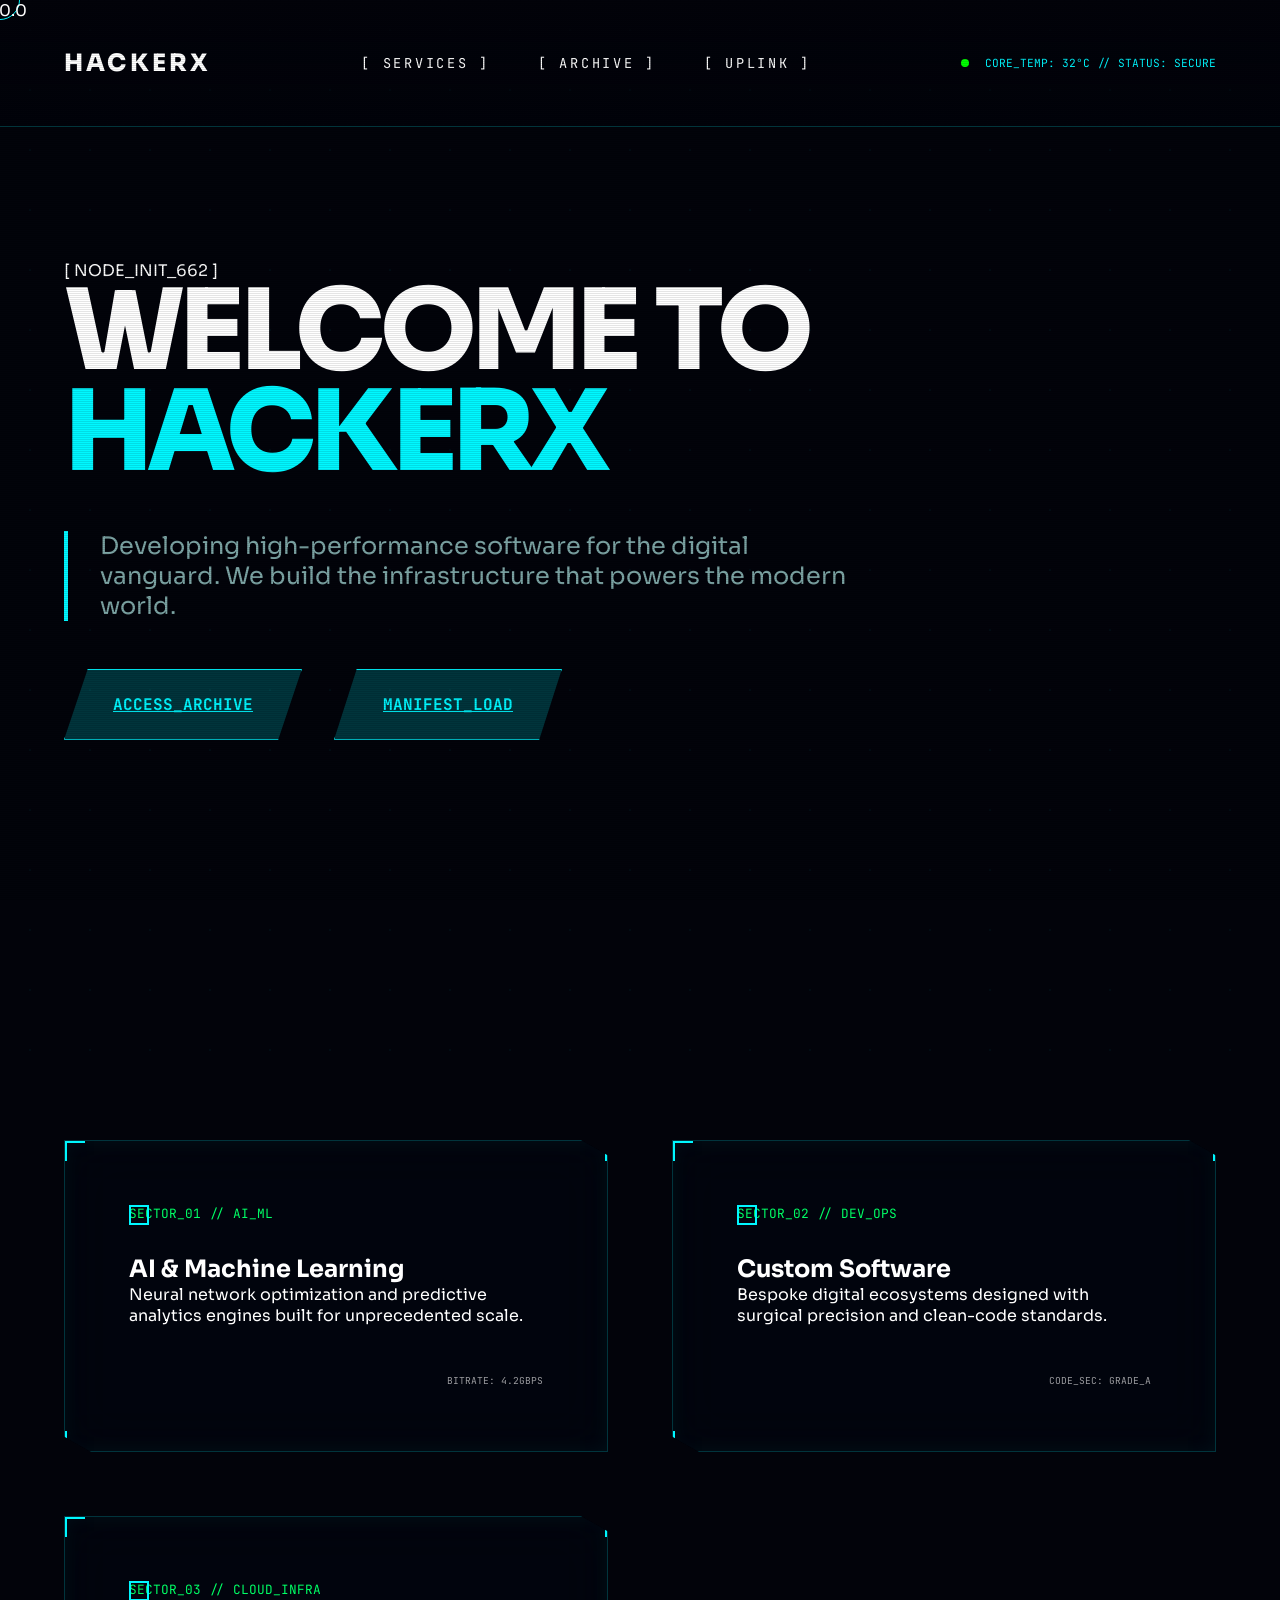
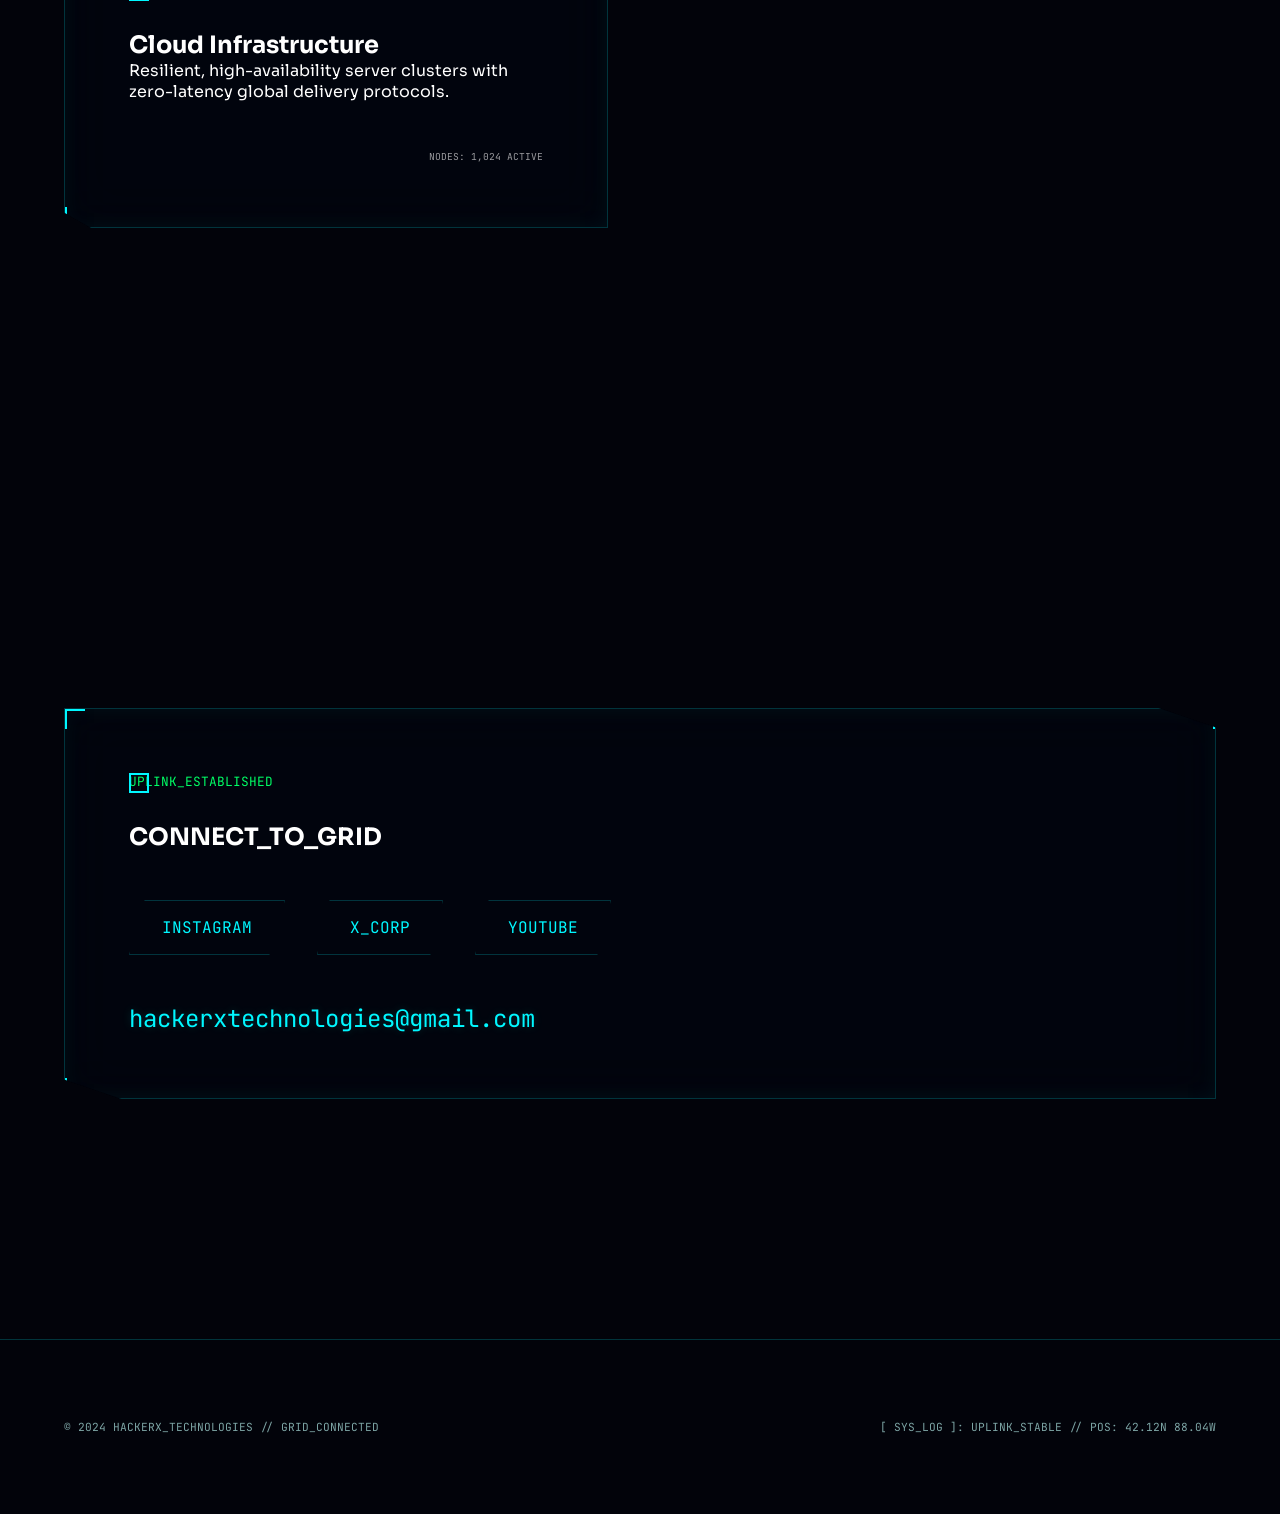
<file: index.html>
<!DOCTYPE html>
<html lang="en">
<head>
    <meta charset="UTF-8">
    <meta name="viewport" content="width=device-width, initial-scale=1.0">
    <title>HACKERX // ULTRA_TERMINAL</title>
    <link href="https://fonts.googleapis.com/css2?family=Sora:wght@400;800&family=JetBrains+Mono:wght@400;700&display=swap" rel="stylesheet">
    <link rel="stylesheet" href="style.css">
</head>
<body>
    <!-- HUD Layer -->
    <div class="noise-overlay"></div>
    <div class="scanline-layer"></div>
    <div class="bg-data-grid"></div>
    
    <div class="cursor-reticle">
        <div class="cursor-coords">X:00.0 Y:00.0</div>
    </div>

    <!-- Navigation -->
    <nav class="hud-nav">
        <div class="container-wide">
            <div class="logo glitch-text" data-text="HACKERX">HACKERX</div>
            <div class="nav-links">
                <a href="services.html">[ SERVICES ]</a>
                <a href="archive.html">[ ARCHIVE ]</a>
                <a href="#contact">[ UPLINK ]</a>
            </div>
            <div class="status-monitor">
                <span class="pulse-dot"></span> 
                CORE_TEMP: 32°C // STATUS: SECURE
            </div>
        </div>
    </nav>

    <!-- Main Terminal Area -->
    <main>
        <section class="hero-ultra">
            <div class="container-wide">
                <div class="hero-header reveal-stagger">
                    <div class="tech-id">[ NODE_INIT_662 ]</div>
                    <h1 class="glitch-text" data-text="WELCOME TO">WELCOME TO</h1>
                    <h1 class="glitch-text text-primary" data-text="HACKERX">HACKERX</h1>
                    <p class="hero-desc">Developing high-performance software for the digital vanguard. We build the infrastructure that powers the modern world.</p>
                    <div class="hero-actions">
                        <a href="archive.html" class="btn-ultra">ACCESS_ARCHIVE</a>
                        <a href="services.html" class="btn-ultra">MANIFEST_LOAD</a>
                    </div>
                </div>
            </div>
        </section>

        <!-- Preview Grid (HUD Style) -->
        <section id="sectors" class="sectors-ultra">
            <div class="container-wide">
                <div class="grid-layout">
                    <div class="ultra-card reveal-stagger">
                        <div class="hud-corner tl"></div><div class="hud-corner tr"></div>
                        <div class="hud-corner bl"></div><div class="hud-corner br"></div>
                        <div class="card-meta">SECTOR_01 // AI_ML</div>
                        <h2>AI & Machine Learning</h2>
                        <p>Neural network optimization and predictive analytics engines built for unprecedented scale.</p>
                        <div class="card-status">BITRATE: 4.2GBPS</div>
                    </div>

                    <div class="ultra-card reveal-stagger">
                        <div class="hud-corner tl"></div><div class="hud-corner tr"></div>
                        <div class="hud-corner bl"></div><div class="hud-corner br"></div>
                        <div class="card-meta">SECTOR_02 // DEV_OPS</div>
                        <h2>Custom Software</h2>
                        <p>Bespoke digital ecosystems designed with surgical precision and clean-code standards.</p>
                        <div class="card-status">CODE_SEC: GRADE_A</div>
                    </div>

                    <div class="ultra-card reveal-stagger">
                        <div class="hud-corner tl"></div><div class="hud-corner tr"></div>
                        <div class="hud-corner bl"></div><div class="hud-corner br"></div>
                        <div class="card-meta">SECTOR_03 // CLOUD_INFRA</div>
                        <h2>Cloud Infrastructure</h2>
                        <p>Resilient, high-availability server clusters with zero-latency global delivery protocols.</p>
                        <div class="card-status">NODES: 1,024 ACTIVE</div>
                    </div>
                </div>
            </div>
        </section>

        <!-- Contact Section in HUD Style -->
        <section id="contact" class="contact-ultra">
            <div class="container-wide">
                <div class="ultra-card reveal-stagger">
                    <div class="hud-corner tl"></div><div class="hud-corner tr"></div>
                    <div class="hud-corner bl"></div><div class="hud-corner br"></div>
                    <div class="card-meta">UPLINK_ESTABLISHED</div>
                    <h2>CONNECT_TO_GRID</h2>
                    <div class="contact-links-ultra">
                        <a href="https://www.instagram.com/hackerxtechnologies/" target="_blank" class="social-btn-ultra">INSTAGRAM</a>
                        <a href="https://x.com/HackerXTech/status/2046523601730584724?s=20" target="_blank" class="social-btn-ultra">X_CORP</a>
                        <a href="https://youtube.com/@hackerxtech?si=eS-YvG6Q0_z-rVPD" target="_blank" class="social-btn-ultra">YOUTUBE</a>
                    </div>
                    <div class="email-ultra">hackerxtechnologies@gmail.com</div>
                </div>
            </div>
        </section>
    </main>

    <!-- Footer HUD -->
    <footer class="hud-footer">
        <div class="container-wide">
            <div class="footer-wrap">
                <div class="copyright">© 2024 HACKERX_TECHNOLOGIES // GRID_CONNECTED</div>
                <div class="terminal-footer">
                    [ SYS_LOG ]: UPLINK_STABLE // POS: 42.12N 88.04W
                </div>
            </div>
        </div>
    </footer>

    <script src="script.js"></script>
</body>
</html>
</file>
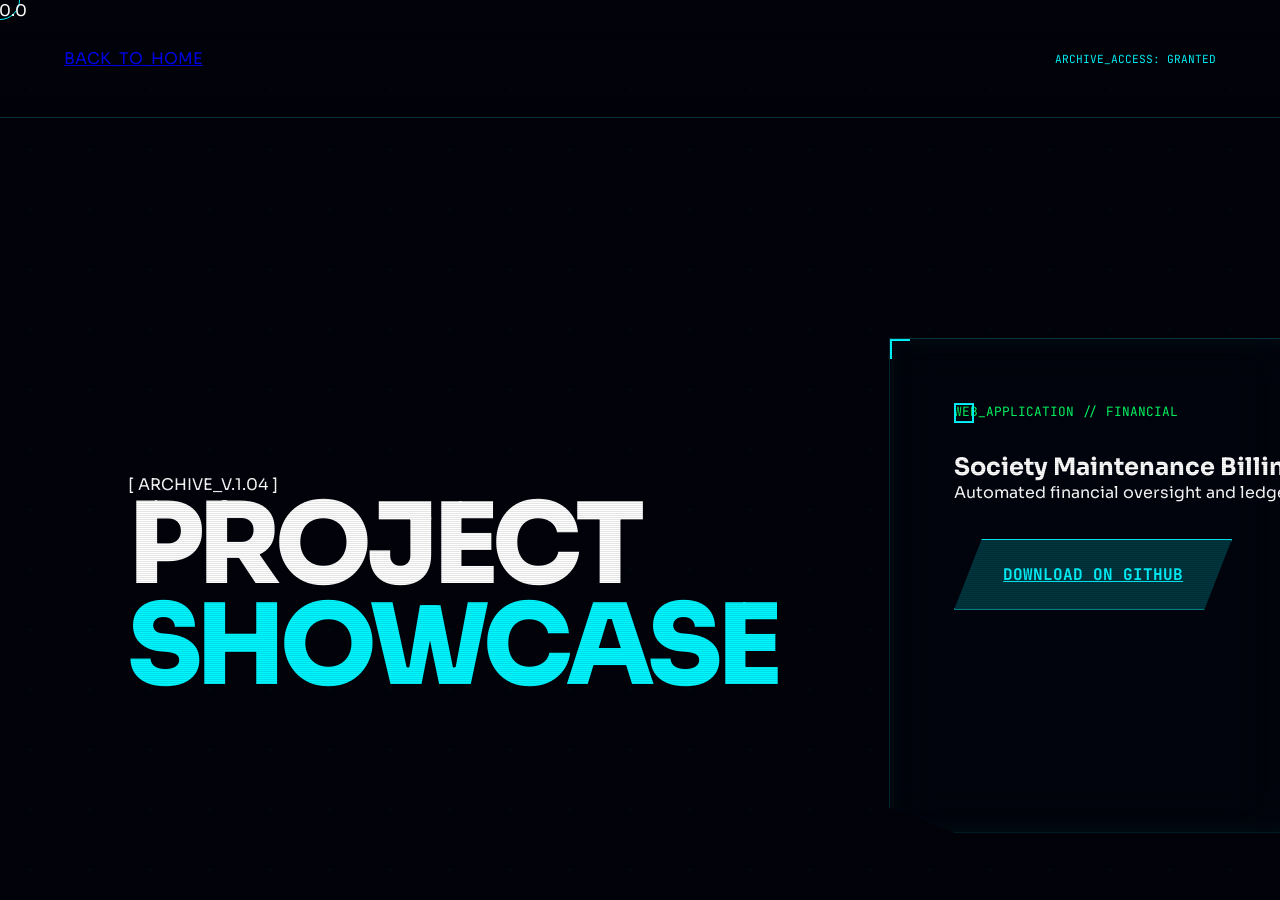
<file: archive.html>
<!DOCTYPE html>
<html lang="en">
<head>
    <meta charset="UTF-8">
    <meta name="viewport" content="width=device-width, initial-scale=1.0">
    <title>HACKERX // PROJECT_ARCHIVE</title>
    <link href="https://fonts.googleapis.com/css2?family=Sora:wght@400;800&family=JetBrains+Mono:wght@400;700&display=swap" rel="stylesheet">
    <link rel="stylesheet" href="style.css">
</head>
<body class="ultra-horizontal-page">
    <div class="noise-overlay"></div>
    <div class="scanline-layer"></div>
    <div class="bg-data-grid"></div>

    <div class="cursor-reticle">
        <div class="cursor-coords">X:00.0 Y:00.0</div>
    </div>

    <nav class="hud-nav">
        <div class="container-wide">
            <a href="index.html" class="back-link glitch-text" data-text="BACK_TO_HOME">BACK_TO_HOME</a>
            <div class="status-monitor">ARCHIVE_ACCESS: GRANTED</div>
        </div>
    </nav>

    <main class="horizontal-scroll-container">
        <section class="horizontal-section">
            <div class="archive-intro-ultra">
                <div class="tech-id">[ ARCHIVE_V.1.04 ]</div>
                <h1 class="glitch-text" data-text="PROJECT">PROJECT</h1>
                <h1 class="glitch-text text-primary" data-text="SHOWCASE">SHOWCASE</h1>
            </div>

            <!-- Project Card 1 -->
            <div class="ultra-card project-card-horizontal tilt-card reveal-stagger">
                <div class="hud-corner tl"></div><div class="hud-corner tr"></div>
                <div class="hud-corner bl"></div><div class="hud-corner br"></div>
                <div class="card-meta">WEB_APPLICATION // FINANCIAL</div>
                <h2>Society Maintenance Billing System</h2>
                <p>Automated financial oversight and ledger management for modern metropolitan residential hubs. Secured with biometric validation protocols.</p>
                <div class="card-status">LOAD: STABLE</div>
                <a href="https://github.com/hackerxtechnologies-blip/Society-Maintenance-Billing-System" target="_blank" class="btn-ultra">DOWNLOAD ON GITHUB</a>
            </div>

            <!-- Project Card 2 -->
            <div class="ultra-card project-card-horizontal tilt-card reveal-stagger">
                <div class="hud-corner tl"></div><div class="hud-corner tr"></div>
                <div class="hud-corner bl"></div><div class="hud-corner br"></div>
                <div class="card-meta">AI_AGENT // AUTOMATION</div>
                <h2>Jarvis AI Agent</h2>
                <p>An autonomous linguistic processor designed to optimize workflow cycles and manage multi-variable data streams through natural language interfaces.</p>
                <div class="card-status">STATUS: OPERATIONAL</div>
                <a href="https://jarvisbyhackerx.netlify.app" target="_blank" class="btn-ultra">LAUNCH AI AGENT</a>
            </div>
        </section>
    </main>

    <div class="scroll-progress-container-ultra">
        <div class="scroll-progress-bar"></div>
    </div>

    <script src="script.js"></script>
</body>
</html>
</file>
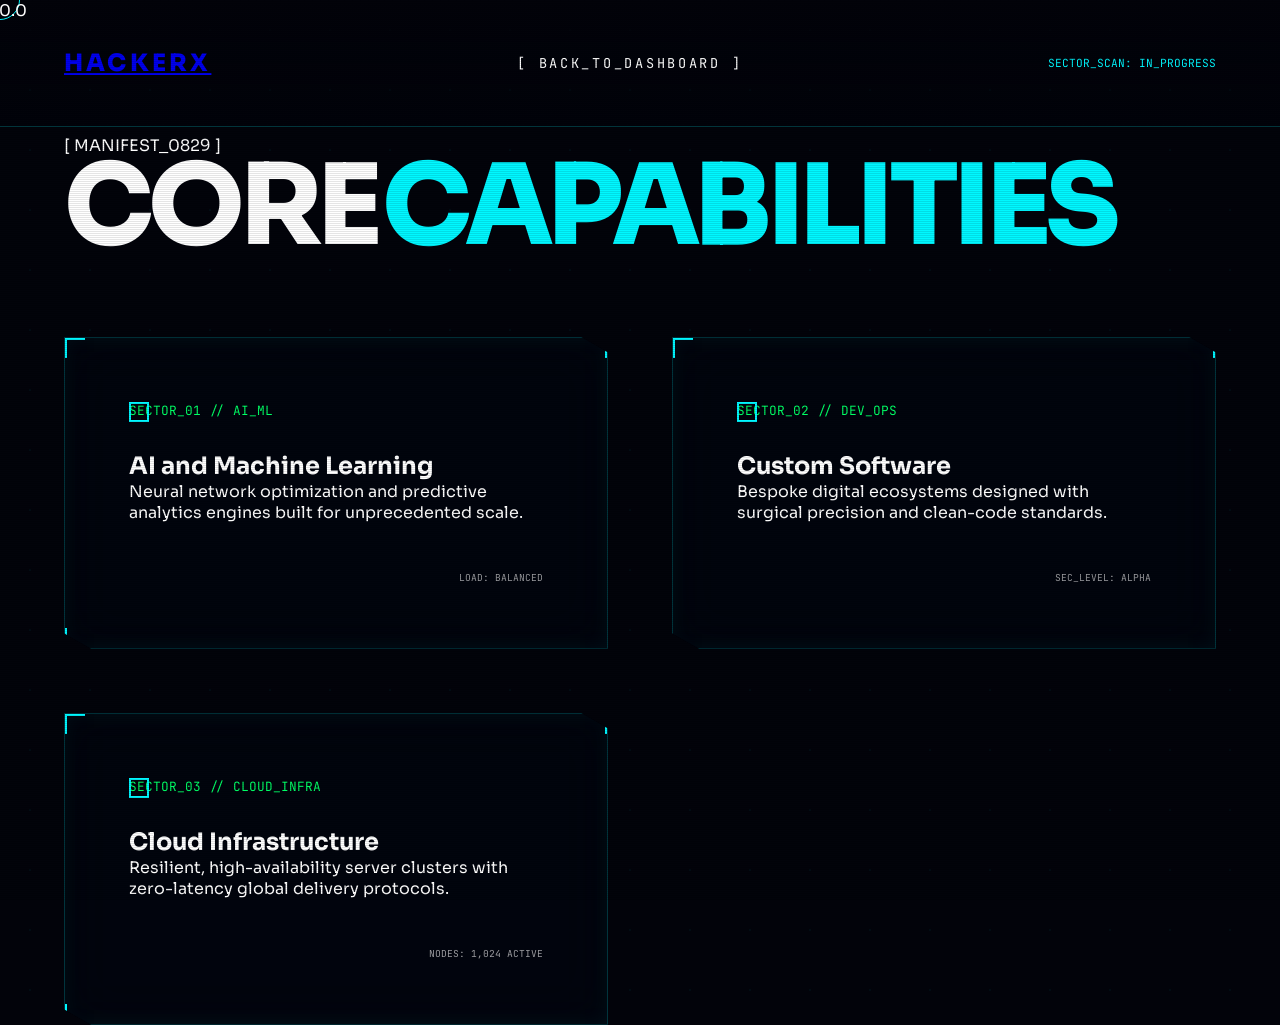
<file: services.html>
<!DOCTYPE html>
<html lang="en">
<head>
    <meta charset="UTF-8">
    <meta name="viewport" content="width=device-width, initial-scale=1.0">
    <title>HACKERX // SERVICES_MANIFEST</title>
    <link href="https://fonts.googleapis.com/css2?family=Sora:wght@400;800&family=JetBrains+Mono:wght@400;700&display=swap" rel="stylesheet">
    <link rel="stylesheet" href="style.css">
</head>
<body class="ultra-services-page">
    <div class="noise-overlay"></div>
    <div class="scanline-layer"></div>
    <div class="bg-data-grid"></div>

    <div class="cursor-reticle">
        <div class="cursor-coords">X:00.0 Y:00.0</div>
    </div>

    <nav class="hud-nav">
        <div class="container-wide">
            <a href="index.html" class="logo glitch-text" data-text="HACKERX">HACKERX</a>
            <div class="nav-links">
                <a href="index.html">[ BACK_TO_DASHBOARD ]</a>
            </div>
            <div class="status-monitor">SECTOR_SCAN: IN_PROGRESS</div>
        </div>
    </nav>

    <main class="container-wide" style="padding-top: 15vh;">
        <header class="page-header reveal-stagger">
            <div class="tech-id">[ MANIFEST_0829 ]</div>
            <h1 class="glitch-text" data-text="CORE">CORE</h1>
            <h1 class="glitch-text text-primary" data-text="CAPABILITIES">CAPABILITIES</h1>
        </header>

        <div class="grid-layout" style="margin-top: 5rem;">
            <!-- Sector 01 -->
            <div class="ultra-card rotate-3d reveal-stagger">
                <div class="hud-corner tl"></div><div class="hud-corner tr"></div>
                <div class="hud-corner bl"></div><div class="hud-corner br"></div>
                <div class="card-meta">SECTOR_01 // AI_ML</div>
                <h2>AI and Machine Learning</h2>
                <p>Neural network optimization and predictive analytics engines built for unprecedented scale.</p>
                <div class="card-status">LOAD: BALANCED</div>
            </div>

            <!-- Sector 02 -->
            <div class="ultra-card rotate-3d reveal-stagger">
                <div class="hud-corner tl"></div><div class="hud-corner tr"></div>
                <div class="hud-corner bl)</div><div class="hud-corner br"></div>
                <div class="card-meta">SECTOR_02 // DEV_OPS</div>
                <h2>Custom Software</h2>
                <p>Bespoke digital ecosystems designed with surgical precision and clean-code standards.</p>
                <div class="card-status">SEC_LEVEL: ALPHA</div>
            </div>

            <!-- Sector 03 -->
            <div class="ultra-card rotate-3d reveal-stagger">
                <div class="hud-corner tl"></div><div class="hud-corner tr"></div>
                <div class="hud-corner bl"></div><div class="hud-corner br"></div>
                <div class="card-meta">SECTOR_03 // CLOUD_INFRA</div>
                <h2>Cloud Infrastructure</h2>
                <p>Resilient, high-availability server clusters with zero-latency global delivery protocols.</p>
                <div class="card-status">NODES: 1,024 ACTIVE</div>
            </div>
        </div>
    </main>

    <script src="script.js"></script>
</body>
</html>
</file>
<file: style.css>
:root {
    /* HackerX Ultra - High-Contrast HUD Palette */
    --bg-void: #02030a;
    --primary: #00f7ff;
    --primary-dim: rgba(0, 247, 255, 0.2);
    --secondary: #00ff66; /* Changed to Bright Green for hover/success */
    --accent: #9d00ff;
    --text-pure: #ffffff;
    --text-hud: #7da5a5;
    --glass-heavy: rgba(2, 5, 15, 0.6); /* More translucent for glass effect */
    --border-main: rgba(0, 247, 255, 0.2);
    --glass-blur: blur(25px);
    --glitch-offset: 2px;
    --transition-fast: 0.15s cubic-bezier(0.4, 0, 0.2, 1);
    --transition-smooth: 0.4s cubic-bezier(0.23, 1, 0.32, 1);
}

* {
    margin: 0;
    padding: 0;
    box-sizing: border-box;
    cursor: none; /* Custom cursor required for PC */
}

/* --- CUSTOM CURSOR (DESKTOP ONLY) --- */
.cursor-reticle {
    position: fixed;
    width: 40px;
    height: 40px;
    border: 1px solid var(--primary);
    border-radius: 50%;
    pointer-events: none;
    z-index: 10000;
    transform: translate(-50%, -50%);
    transition: width 0.3s, height 0.3s, background 0.3s;
    display: none; /* Hidden by default, shown via JS on desktop */
    align-items: center;
    justify-content: center;
}

@media (hover: hover) and (pointer: fine) {
    .cursor-reticle {
        display: flex;
    }
}

body {
    background-color: var(--bg-void);
    color: var(--text-pure);
    font-family: 'Sora', sans-serif;
    overflow-x: hidden;
    min-height: 100vh;
    transition: background-color 0.8s cubic-bezier(0.23, 1, 0.32, 1);
}

.bg-data-grid {
    position: fixed;
    top: 0;
    left: 0;
    width: 120%; /* Larger to allow movement */
    height: 120%;
    background-image: 
        radial-gradient(var(--primary-dim) 1px, transparent 1px);
    background-size: 60px 60px;
    opacity: 0.2;
    z-index: -2;
    transition: transform 0.5s ease-out;
}

.scanline-layer {
    position: fixed;
    top: 0;
    left: 0;
    width: 100%;
    height: 100%;
    background: repeating-linear-gradient(
        0deg,
        rgba(0, 0, 0, 0.1) 0px,
        rgba(0, 0, 0, 0.1) 1px,
        transparent 1px,
        transparent 2px
    );
    z-index: 9998;
    pointer-events: none;
}

/* --- HUD FRAMEWORK --- */
.hud-corner {
    position: absolute;
    width: 20px;
    height: 20px;
    border: 2px solid var(--primary);
    z-index: 10;
}

.tl { top: 0; left: 0; border-right: none; border-bottom: none; }
.tr { top: 0; right: 0; border-left: none; border-bottom: none; }
.bl { bottom: 0; left: 0; border-right: none; border-top: none; }
/* --- HUD NAVIGATION --- */
.hud-nav {
    position: fixed;
    top: 0;
    left: 0;
    width: 100%;
    z-index: 9000;
    background: linear-gradient(to bottom, var(--bg-void), transparent);
    padding: 2rem 0;
}

.hud-nav .container-wide {
    display: flex;
    justify-content: space-between;
    align-items: center;
}

.logo {
    font-size: 1.5rem;
    font-weight: 800;
    letter-spacing: 0.2rem;
}

.nav-links {
    display: flex;
    gap: 3rem;
}

.nav-links a {
    font-family: 'JetBrains Mono', monospace;
    font-size: 0.85rem;
    color: var(--text-hud);
    text-decoration: none;
    transition: var(--transition-fast);
}

.nav-links a:hover {
    color: var(--primary);
    text-shadow: 0 0 10px var(--primary-dim);
}

.status-monitor {
    font-family: 'JetBrains Mono', monospace;
    font-size: 0.7rem;
    color: var(--primary);
    display: flex;
    align-items: center;
    gap: 0.5rem;
}

.pulse-dot {
    width: 8px;
    height: 8px;
    background: var(--primary);
    border-radius: 50%;
    animation: pulse 2s infinite;
}

@keyframes pulse {
    0% { transform: scale(1); opacity: 1; }
    50% { transform: scale(1.5); opacity: 0.5; }
    100% { transform: scale(1); opacity: 1; }
}


/* --- TYPOGRAPHY & GRADIENTS --- */
h1 {
    font-size: clamp(3rem, 10vw, 7rem);
    font-weight: 800;
    text-transform: uppercase;
    letter-spacing: -0.05em;
    line-height: 0.9;
}

.glitch-text {
    position: relative;
    display: inline-block;
}

.glitch-text:hover::before {
    content: attr(data-text);
    position: absolute;
    top: 0;
    left: var(--glitch-offset);
    text-shadow: -2px 0 var(--secondary);
    background: var(--bg-void);
    overflow: hidden;
    clip: rect(0, 900px, 0, 0);
    animation: noise-anim 2s infinite linear alternate-reverse;
}

@keyframes noise-anim {
    0% { clip: rect(10px, 9999px, 40px, 0); }
    20% { clip: rect(60px, 9999px, 20px, 0); }
    40% { clip: rect(80px, 9999px, 100px, 0); }
    60% { clip: rect(20px, 9999px, 60px, 0); }
    80% { clip: rect(40px, 9999px, 80px, 0); }
    100% { clip: rect(0, 9999px, 0, 0); }
}

/* --- MACHINED EDGE BUTTONS --- */
.btn-ultra {
    background: var(--primary-dim);
    border: 1px solid var(--primary);
    color: var(--primary);
    padding: 1.5rem 3rem;
    font-family: 'JetBrains Mono', monospace;
    font-weight: 700;
    text-transform: uppercase;
    clip-path: polygon(10% 0, 100% 0, 90% 100%, 0 100%);
    transition: var(--transition-fast);
    position: relative;
    overflow: hidden;
}

.btn-ultra:hover {
    background: var(--primary);
    color: #000;
    box-shadow: 0 0 40px var(--primary-dim);
    transform: scale(1.05) skewX(-5deg);
}

.btn-ultra::after {
    content: '';
    position: absolute;
    top: 0;
    left: -100%;
    width: 100%;
    height: 100%;
    background: linear-gradient(90deg, transparent, rgba(255,255,255,0.2), transparent);
    transition: 0.5s;
}

.btn-ultra:hover::after {
    left: 100%;
}

/* --- ULTRA CARDS --- */
.ultra-card {
    background: var(--glass-heavy);
    backdrop-filter: var(--glass-blur);
    border: 1px solid var(--border-main);
    padding: 4rem;
    position: relative;
    clip-path: polygon(0 0, 95% 0, 100% 5%, 100% 100%, 5% 100%, 0 95%);
    transition: var(--transition-smooth);
    box-shadow: inset 0 0 20px rgba(0, 247, 255, 0.05);
}

.ultra-card:hover {
    border-color: var(--secondary);
    box-shadow: 0 0 50px rgba(0, 255, 102, 0.2);
    transform: translateY(-10px) rotateX(2deg);
}

/* --- HORIZONTAL SCROLL FIX --- */
.horizontal-scroll-container {
    height: 100vh;
    overflow-x: auto;
    overflow-y: hidden;
    display: flex;
}

.horizontal-scroll-container::-webkit-scrollbar {
    height: 4px;
}

.horizontal-scroll-container::-webkit-scrollbar-track {
    background: var(--bg-void);
}

.horizontal-scroll-container::-webkit-scrollbar-thumb {
    background: var(--primary);
    box-shadow: 0 0 10px var(--primary);
}

.horizontal-section {
    display: flex;
    flex-direction: row;
    height: 100vh;
    padding: 0 10vw;
    align-items: center;
    min-width: max-content; /* Ensure container expands to fit children */
}

.project-card-horizontal {
    min-width: 35vw;
    height: 55vh;
    margin: 0 3rem;
    flex-shrink: 0;
    scroll-snap-align: center;
    white-space: normal; /* Allow text inside cards to wrap */
}

/* --- LAYOUT UTILS --- */
.container-wide {
    max-width: 1800px;
    margin: 0 auto;
    padding: 0 5vw; /* Use viewport units for better scaling */
}

.reveal-stagger {
    opacity: 0.1;
    transform: translateY(50px);
}

.reveal-stagger.active {
    animation: reveal-anim 1s forwards cubic-bezier(0.23, 1, 0.32, 1);
}

.grid-layout {
    display: grid;
    grid-template-columns: repeat(3, 1fr);
    gap: 3rem;
}

@keyframes reveal-anim {
    to {
        opacity: 1;
        transform: translateY(0);
    }
}

/* --- CONTACT SECTION (HUD STYLE) --- */
.contact-ultra { 
    padding: 15rem 0; 
}

.contact-links-ultra { 
    display: flex; 
    gap: 2rem; 
    margin: 3rem 0; 
    flex-wrap: wrap;
}

.social-btn-ultra {
    font-family: 'JetBrains Mono', monospace;
    color: var(--primary);
    text-decoration: none;
    border: 1px solid var(--primary-dim);
    padding: 1rem 2rem;
    transition: var(--transition-fast);
    clip-path: polygon(10% 0, 100% 0, 90% 100%, 0 100%);
}

.social-btn-ultra:hover {
    background: var(--primary);
    color: #000;
    box-shadow: 0 0 20px var(--primary-dim);
    transform: translateY(-2px);
}

.email-ultra {
    font-family: 'JetBrains Mono', monospace;
    font-size: 1.5rem;
    color: var(--primary);
    text-shadow: 0 0 10px var(--primary-dim);
    margin-top: 2rem;
}



/* --- HORIZONTAL SCROLL OVERRIDES --- */
.ultra-horizontal-page .horizontal-scroll-container {
    padding-top: 15vh;
}

.archive-intro-ultra {
    min-width: 40vw;
    display: flex;
    flex-direction: column;
    justify-content: center;
    padding-right: 5vw;
}

.tech-specs-ultra {
    list-style: none;
    margin: 2rem 0;
    font-family: 'JetBrains Mono', monospace;
    font-size: 0.8rem;
    color: var(--text-hud);
}

.tech-specs-ultra li {
    margin-bottom: 0.5rem;
    border-left: 2px solid var(--primary);
    padding-left: 1rem;
}

/* --- MOBILE RESPONSIVENESS (ULTRA) --- */
@media (max-width: 1024px) {
    .container-wide {
        padding: 0 40px;
    }
    
    .grid-layout {
        grid-template-columns: repeat(2, 1fr);
    }
}

@media (max-width: 768px) {
    .container-wide {
        padding: 0 20px;
    }

    h1 {
        font-size: 2.8rem !important; /* Smaller titles on mobile */
    }

    .hud-nav .container-wide {
        flex-direction: column;
        gap: 0.5rem;
        text-align: center;
    }

    .nav-links {
        display: flex;
        flex-wrap: wrap;
        justify-content: center;
        gap: 1rem;
        font-size: 0.7rem;
    }

    .hero-ultra {
        padding-top: 100px;
        min-height: auto;
        text-align: center;
    }

    .hero-desc {
        font-size: 1rem;
        border-left: none;
        border-bottom: 2px solid var(--primary);
        padding: 0 0 1rem 0;
        margin-bottom: 2rem;
    }

    .hero-actions {
        display: flex;
        flex-direction: column;
        gap: 1.5rem;
    }

    .grid-layout {
        grid-template-columns: 1fr !important; /* Force single column */
        gap: 1.5rem;
    }

    .ultra-card {
        padding: 2rem 1rem;
        clip-path: none; /* Simplify for mobile performance/space */
        border-radius: 10px;
    }

    .project-card-horizontal {
        min-width: 85vw;
        margin: 1rem 0.5rem;
    }

    .horizontal-section {
        padding: 0 5vw;
    }

    .archive-intro-ultra {
        min-width: 100%;
        padding: 4rem 0;
    }

    .noise-overlay {
        opacity: 0.02;
    }
}
</file>
